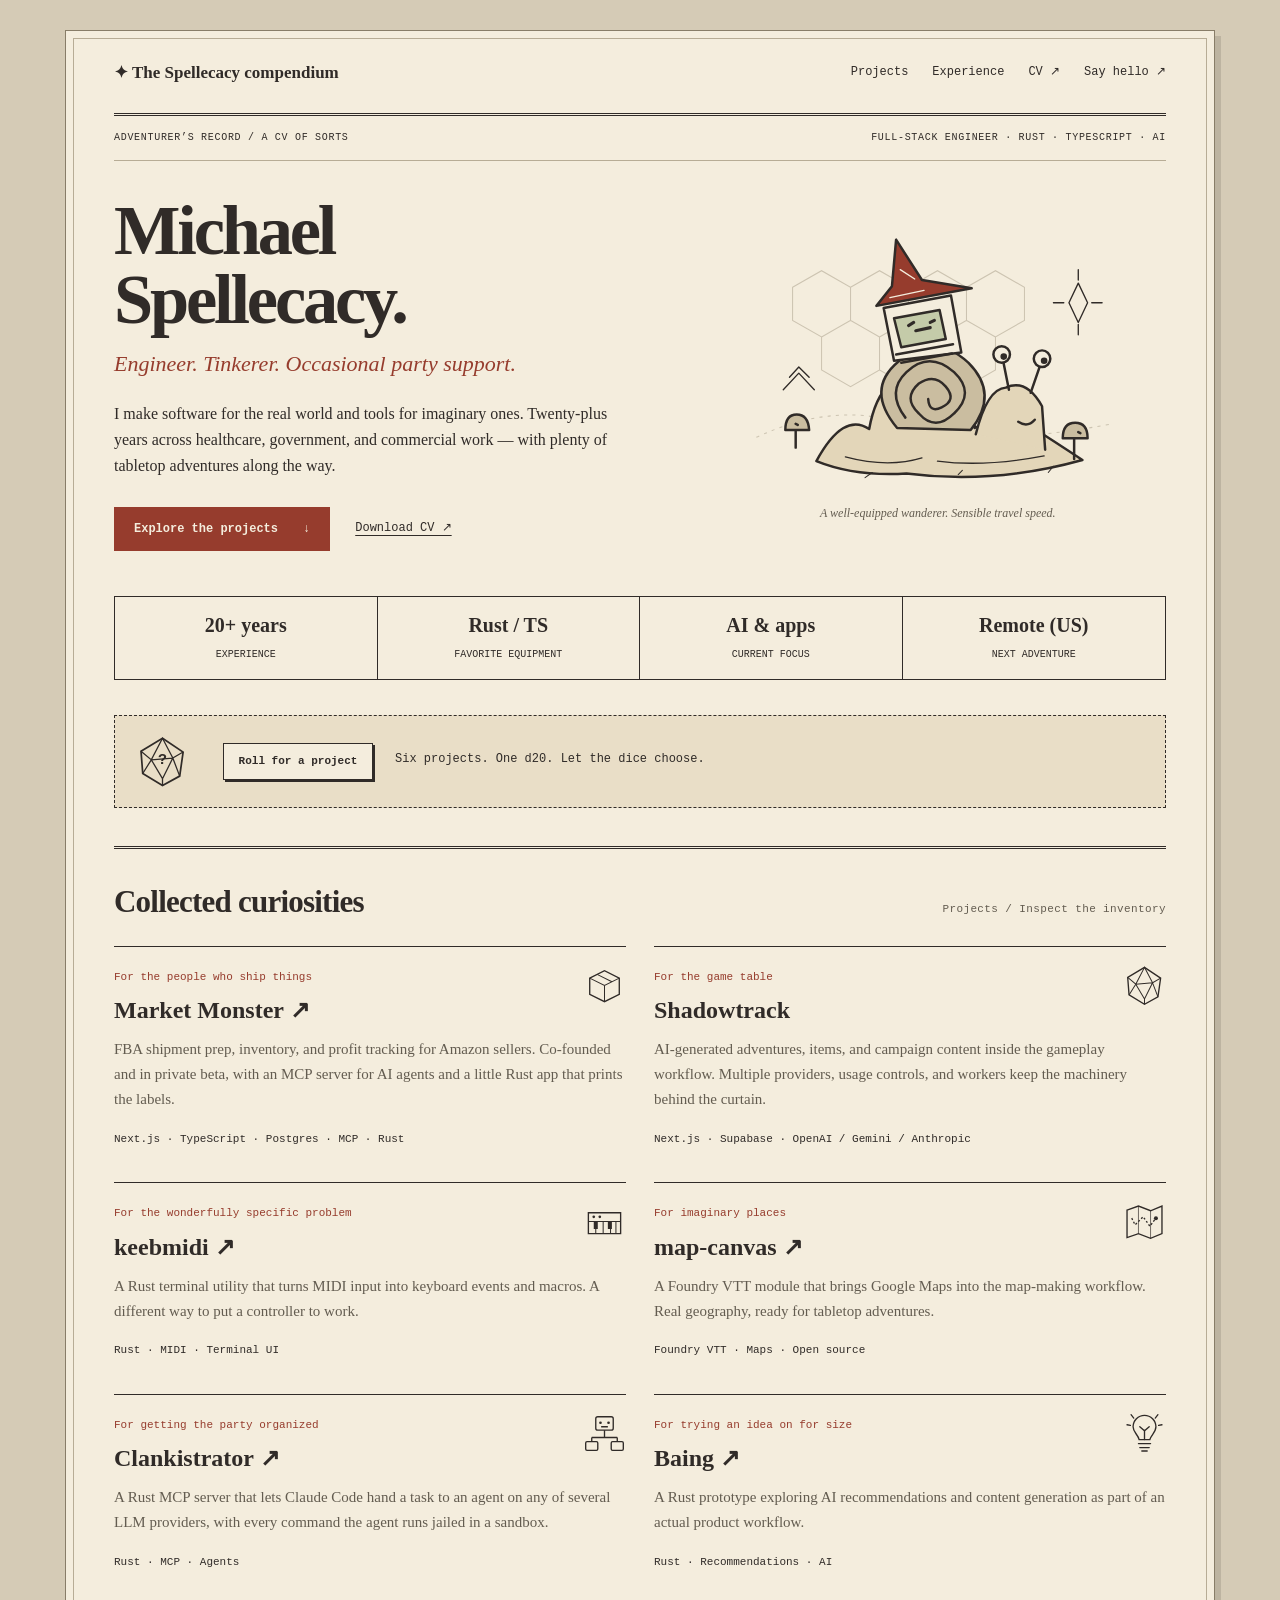
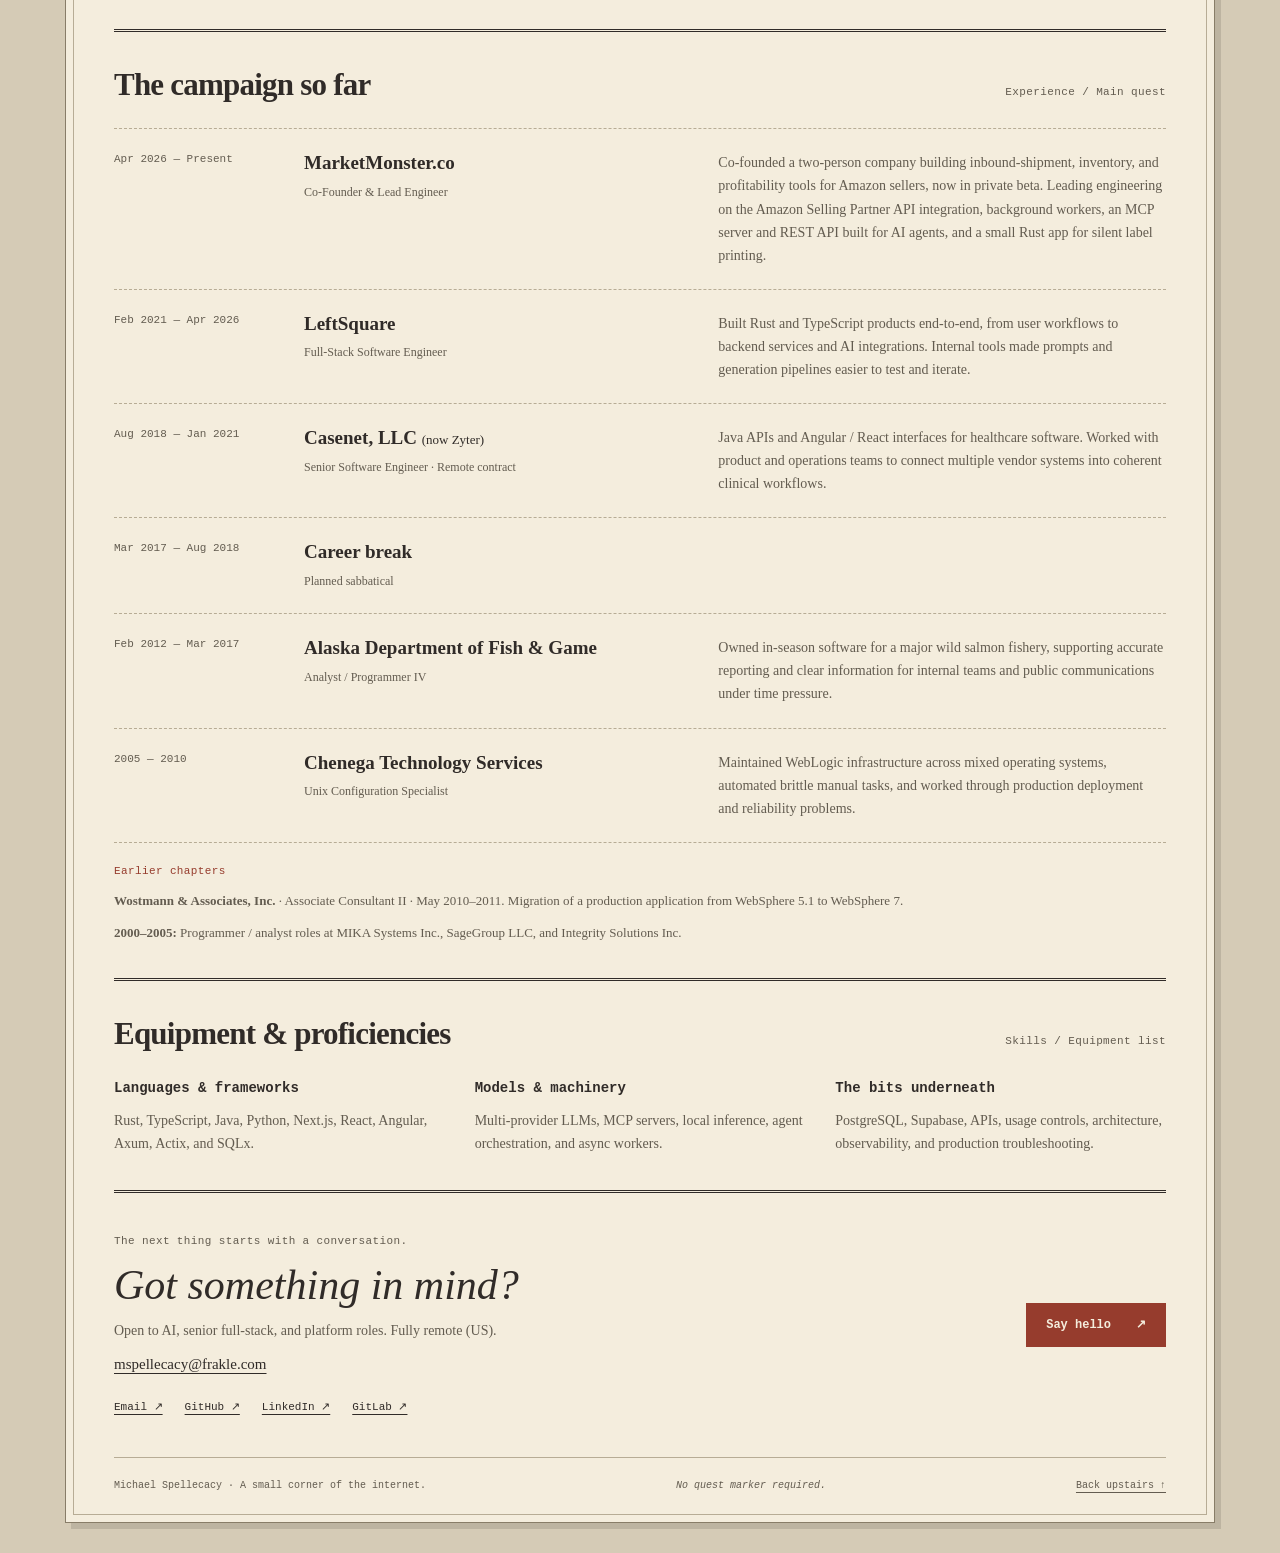
<file: index.html>
<!DOCTYPE html>
<html lang="en">
<head>
  <meta charset="utf-8">
  <meta name="viewport" content="width=device-width, initial-scale=1">
  <meta name="description" content="Michael Spellecacy — software engineer, tinkerer, and occasional party support. Practical AI, tabletop tools, Rust, TypeScript, and 20+ years of building things.">
  <meta name="author" content="Michael Spellecacy">
  <meta name="robots" content="index,follow">
  <meta name="theme-color" content="#f4eddd">
  <link rel="canonical" href="https://mspellecacy.github.io/">
  <meta property="og:type" content="website">
  <meta property="og:title" content="Michael Spellecacy | Engineer & Tinkerer">
  <meta property="og:description" content="Software for the real world. Tools for imaginary ones. Explore the work, the experience, and a few side quests.">
  <meta property="og:url" content="https://mspellecacy.github.io/">
  <meta property="og:image" content="https://mspellecacy.github.io/assets/img/profile.png">
  <meta property="og:image:alt" content="Michael Spellecacy">
  <meta name="twitter:card" content="summary">
  <meta name="twitter:title" content="Michael Spellecacy | Engineer & Tinkerer">
  <meta name="twitter:description" content="Software for the real world. Tools for imaginary ones. Rust, TypeScript, practical AI, and 20+ years of building things.">
  <meta name="twitter:image" content="https://mspellecacy.github.io/assets/img/profile.png">
  <title>Michael Spellecacy | Software Engineer & Tinkerer</title>
  <link rel="icon" href="assets/img/d20.svg" type="image/svg+xml">
  <link rel="alternate icon" href="assets/img/favicon.ico">
  <link rel="stylesheet" href="css/sidequest.css">
  <script src="js/sidequest.js" defer></script>
  <script type="application/ld+json">
{
    "@context": "https://schema.org",
    "@type": "Person",
    "name": "Michael Spellecacy",
    "jobTitle": "Co-Founder & Lead Engineer",
    "worksFor": {
        "@type": "Organization",
        "name": "MarketMonster.co",
        "url": "https://marketmonster.co"
    },
    "url": "https://mspellecacy.github.io/",
    "image": "https://mspellecacy.github.io/assets/img/profile.png",
    "sameAs": [
        "https://www.linkedin.com/in/michaelspellecacy/",
        "https://github.com/mspellecacy",
        "https://gitlab.com/mspellecacy",
        "https://www.youtube.com/@f1kle"
    ],
    "knowsAbout": [
        "AI Product Engineering",
        "LLM Integrations",
        "OpenAI API",
        "Anthropic Claude",
        "Google Gemini",
        "Rust",
        "TypeScript",
        "Next.js",
        "PostgreSQL",
        "Supabase",
        "Local Inference",
        "Model Context Protocol (MCP)",
        "Amazon Selling Partner API"
    ]
}
  </script>
</head>
<body class="sidequest">
<a class="skip" href="#main">Skip to content</a>
<div class="page">
<nav class="topnav" aria-label="Main navigation">
<a class="wordmark" href="#main">✦ The Spellecacy compendium</a>
<div class="nav-items">
<a href="#projects">Projects</a>
<a href="#experience">Experience</a>
<a href="resume.pdf">CV ↗</a>
<a class="nav-contact" href="#contact">Say hello ↗</a>
</div>
</nav>
<main id="main" tabindex="-1">
<div class="quest-kicker">
<span>Adventurer’s record / A CV of sorts</span>
<span>Full-stack engineer · Rust · TypeScript · AI</span>
</div>
<header class="quest-hero" id="about">
<div>
<h1>Michael<br> Spellecacy.</h1>
<p class="character-class">Engineer. Tinkerer. Occasional party support.</p>
<p class="intro">I make software for the real world and tools for imaginary ones. Twenty-plus years across healthcare, government, and commercial work — with plenty of tabletop adventures along the way.</p>
<div class="print-contact">
  <a href="mailto:mspellecacy@frakle.com">mspellecacy@frakle.com</a> ·
  <a href="https://github.com/mspellecacy">github.com/mspellecacy</a> ·
  <a href="https://www.linkedin.com/in/michaelspellecacy/">linkedin.com/in/michaelspellecacy</a>
</div>
<div class="actions">
<a class="button" href="#projects">Explore the projects <span aria-hidden="true">↓</span>
</a>
<a href="resume.pdf">Download CV ↗</a>
</div>
</div>
<figure class="quest-art"><img src="assets/img/wizard-snail.svg" width="370" height="280" alt="A snail adventurer carrying a little computer in a wizard hat.">
<figcaption>A well-equipped wanderer. Sensible travel speed.</figcaption>
</figure>
</header>
<div class="character-stats" aria-label="Engineering profile">
<div><strong>20+ years</strong>
<span>Experience</span>
</div>
<div><strong>Rust / TS</strong>
<span>Favorite equipment</span>
</div>
<div><strong>AI & apps</strong>
<span>Current focus</span>
</div>
<div><strong>Remote (US)</strong>
<span>Next adventure</span>
</div>
</div>
<div class="loot-box" id="project-roll" hidden>
<div class="die" aria-hidden="true">
<svg class="" viewBox="0 0 64 64" fill="none" xmlns="http://www.w3.org/2000/svg" aria-hidden="true" focusable="false">
<path d="m32 5 24 16-4 28-20 11L9 46 7 20Z" stroke="currentColor" stroke-width="2"/>
<path d="m32 5-13 25 13 22 12-24Zm-25 15 12 10-10 16m47-25-12 7 8 21M19 30l25-2M32 60V52" stroke="currentColor" stroke-width="1.5"/>
</svg>
<span id="die-value">?</span>
</div>
<button class="roll-button" type="button" data-roll aria-describedby="roll-help">Roll for a project</button>
<div class="loot-text">
<p id="roll-help">Six projects. One d20. Let the dice choose.</p>
<p id="roll-result" role="status" aria-live="polite" aria-atomic="true">
</p>
<a id="loot-link" href="#projects" hidden>Inspect the project ↓</a>
</div>
</div>
<span id="ai-highlights" class="legacy-anchor" aria-hidden="true">
</span>
<section class="section" id="projects" aria-labelledby="projects-heading">
<div class="section-title">
<h2 id="projects-heading">Collected curiosities</h2>
<span class="micro">Projects / Inspect the inventory</span>
</div>
<div class="project-grid">
<article class="project-card" id="project-marketmonster">
<div class="project-icon">
<svg class="" viewBox="0 0 64 64" fill="none" xmlns="http://www.w3.org/2000/svg" aria-hidden="true" focusable="false">
<path d="M10 21 32 10l22 11v24L32 56 10 45Z" stroke="currentColor" stroke-width="2"/>
<path d="m10 21 22 11 22-11M32 32v24M21 15.5l22 11" stroke="currentColor" stroke-width="1.5"/>
</svg>
</div>
<span class="project-kind">For the people who ship things</span>
<h3>
<a href="https://marketmonster.co">Market Monster ↗</a>
</h3>
<p>FBA shipment prep, inventory, and profit tracking for Amazon sellers. Co-founded and in private beta, with an MCP server for AI agents and a little Rust app that prints the labels.</p>
<div class="project-tools">Next.js · TypeScript · Postgres · MCP · Rust</div>
</article>
<article class="project-card" id="project-shadowtrack">
<div class="project-icon">
<svg class="" viewBox="0 0 64 64" fill="none" xmlns="http://www.w3.org/2000/svg" aria-hidden="true" focusable="false">
<path d="m32 5 24 16-4 28-20 11L9 46 7 20Z" stroke="currentColor" stroke-width="2"/>
<path d="m32 5-13 25 13 22 12-24Zm-25 15 12 10-10 16m47-25-12 7 8 21M19 30l25-2M32 60V52" stroke="currentColor" stroke-width="1.5"/>
</svg>
</div>
<span class="project-kind">For the game table</span>
<h3>
Shadowtrack
</h3>
<p>AI-generated adventures, items, and campaign content inside the gameplay workflow. Multiple providers, usage controls, and workers keep the machinery behind the curtain.</p>
<div class="project-tools">Next.js · Supabase · OpenAI / Gemini / Anthropic</div>
</article>
<article class="project-card" id="project-keebmidi">
<div class="project-icon">
<svg class="" viewBox="0 0 64 64" fill="none" xmlns="http://www.w3.org/2000/svg" aria-hidden="true" focusable="false">
<path d="M8 19h48v31H8Z" stroke="currentColor" stroke-width="2"/>
<path d="M8 32h48M19 32v18m11-18v18m11-18v18m8-18v18" stroke="currentColor" stroke-width="1.5"/>
<path d="M16 32v11h6V32m15 0v11h6V32" fill="currentColor"/>
<circle cx="16" cy="25" r="2" fill="currentColor"/>
<circle cx="25" cy="25" r="2" fill="currentColor"/>
</svg>
</div>
<span class="project-kind">For the wonderfully specific problem</span>
<h3>
<a href="https://github.com/mspellecacy/keebmidi">keebmidi ↗</a>
</h3>
<p>A Rust terminal utility that turns MIDI input into keyboard events and macros. A different way to put a controller to work.</p>
<div class="project-tools">Rust · MIDI · Terminal UI</div>
</article>
<article class="project-card" id="project-map-canvas">
<div class="project-icon">
<svg class="" viewBox="0 0 64 64" fill="none" xmlns="http://www.w3.org/2000/svg" aria-hidden="true" focusable="false">
<path d="m6 15 17-6 18 7 17-7v41l-17 7-18-7-17 6Z" stroke="currentColor" stroke-width="2"/>
<path d="M23 9v41m18-34v41" stroke="currentColor"/>
<path d="m13 27 5 10 12-12 10 14 9-12" stroke="currentColor" stroke-width="2" stroke-dasharray="3 3"/>
<circle cx="49" cy="27" r="3" fill="currentColor"/>
</svg>
</div>
<span class="project-kind">For imaginary places</span>
<h3>
<a href="https://github.com/mspellecacy/map-canvas">map-canvas ↗</a>
</h3>
<p>A Foundry VTT module that brings Google Maps into the map-making workflow. Real geography, ready for tabletop adventures.</p>
<div class="project-tools">Foundry VTT · Maps · Open source</div>
</article>
<article class="project-card" id="project-clankistrator">
<div class="project-icon">
<svg class="" viewBox="0 0 64 64" fill="none" xmlns="http://www.w3.org/2000/svg" aria-hidden="true" focusable="false">
<rect x="19" y="7" width="26" height="20" rx="3" stroke="currentColor" stroke-width="2"/>
<circle cx="26" cy="16" r="2" fill="currentColor"/>
<circle cx="38" cy="16" r="2" fill="currentColor"/>
<path d="M27 22h10m-5 5v10M13 38h38M13 38v6m38-6v6" stroke="currentColor" stroke-width="2"/>
<rect x="4" y="44" width="18" height="13" rx="2" stroke="currentColor" stroke-width="2"/>
<rect x="42" y="44" width="18" height="13" rx="2" stroke="currentColor" stroke-width="2"/>
</svg>
</div>
<span class="project-kind">For getting the party organized</span>
<h3>
<a href="https://github.com/mspellecacy/clankistrator">Clankistrator ↗</a>
</h3>
<p>A Rust MCP server that lets Claude Code hand a task to an agent on any of several LLM providers, with every command the agent runs jailed in a sandbox.</p>
<div class="project-tools">Rust · MCP · Agents</div>
</article>
<article class="project-card" id="project-baing">
<div class="project-icon">
<svg class="" viewBox="0 0 64 64" fill="none" xmlns="http://www.w3.org/2000/svg" aria-hidden="true" focusable="false">
<path d="M24 41c-2-8-9-11-9-19a17 17 0 0 1 34 0c0 8-7 12-9 19Z" stroke="currentColor" stroke-width="2"/>
<path d="M23 47h18m-16 6h14m-11 5h8M32 41V27m-7-5 7 6 7-6M6 19l5 1m42 0 5-1M12 4l4 5m32 0 4-5" stroke="currentColor" stroke-width="2" stroke-linecap="round"/>
</svg>
</div>
<span class="project-kind">For trying an idea on for size</span>
<h3>
<a href="https://github.com/mspellecacy/baing">Baing ↗</a>
</h3>
<p>A Rust prototype exploring AI recommendations and content generation as part of an actual product workflow.</p>
<div class="project-tools">Rust · Recommendations · AI</div>
</article>
</div>
</section>
<section class="section" id="experience" aria-labelledby="experience-heading">
<div class="section-title">
<h2 id="experience-heading">The campaign so far</h2>
<span class="micro">Experience / Main quest</span>
</div>
<article class="career-item">
<p class="career-date">Apr 2026 — Present</p>
<div>
<h3>MarketMonster.co</h3>
<p class="career-role">Co-Founder &amp; Lead Engineer</p>
</div>
<p>Co-founded a two-person company building inbound-shipment, inventory, and profitability tools for Amazon sellers, now in private beta. Leading engineering on the Amazon Selling Partner API integration, background workers, an MCP server and REST API built for AI agents, and a small Rust app for silent label printing.</p>
</article>
<article class="career-item">
<p class="career-date">Feb 2021 — Apr 2026</p>
<div>
<h3>LeftSquare</h3>
<p class="career-role">Full-Stack Software Engineer</p>
</div>
<p>Built Rust and TypeScript products end-to-end, from user workflows to backend services and AI integrations. Internal tools made prompts and generation pipelines easier to test and iterate.</p>
</article>
<article class="career-item">
<p class="career-date">Aug 2018 — Jan 2021</p>
<div>
<h3>Casenet, LLC <span class="company-note">(now Zyter)</span>
</h3>
<p class="career-role">Senior Software Engineer · Remote contract</p>
</div>
<p>Java APIs and Angular / React interfaces for healthcare software. Worked with product and operations teams to connect multiple vendor systems into coherent clinical workflows.</p>
</article>
<article class="career-item">
<p class="career-date">Mar 2017 — Aug 2018</p>
<div>
<h3>Career break</h3>
<p class="career-role">Planned sabbatical</p>
</div>
</article>
<article class="career-item">
<p class="career-date">Feb 2012 — Mar 2017</p>
<div>
<h3>Alaska Department of Fish & Game</h3>
<p class="career-role">Analyst / Programmer IV</p>
</div>
<p>Owned in-season software for a major wild salmon fishery, supporting accurate reporting and clear information for internal teams and public communications under time pressure.</p>
</article>
<article class="career-item">
<p class="career-date">2005 — 2010</p>
<div>
<h3>Chenega Technology Services</h3>
<p class="career-role">Unix Configuration Specialist</p>
</div>
<p>Maintained WebLogic infrastructure across mixed operating systems, automated brittle manual tasks, and worked through production deployment and reliability problems.</p>
</article>
<div class="earlier-chapters">
<p class="micro">Earlier chapters</p>
<p><strong>Wostmann & Associates, Inc.</strong> · Associate Consultant II · May 2010–2011. Migration of a production application from WebSphere 5.1 to WebSphere 7.</p>
<p><strong>2000–2005:</strong> Programmer / analyst roles at MIKA Systems Inc., SageGroup LLC, and Integrity Solutions Inc.</p>
</div>
</section>
<section class="section" id="skills" aria-labelledby="skills-heading">
<div class="section-title">
<h2 id="skills-heading">Equipment & proficiencies</h2>
<span class="micro">Skills / Equipment list</span>
</div>
<div class="toolbox">
<div>
<h3>Languages & frameworks</h3>
<p>Rust, TypeScript, Java, Python, Next.js, React, Angular, Axum, Actix, and SQLx.</p>
</div>
<div>
<h3>Models & machinery</h3>
<p>Multi-provider LLMs, MCP servers, local inference, agent orchestration, and async workers.</p>
</div>
<div>
<h3>The bits underneath</h3>
<p>PostgreSQL, Supabase, APIs, usage controls, architecture, observability, and production troubleshooting.</p>
</div>
</div>
</section>
<section class="contact" id="contact" aria-labelledby="contact-heading">
<div>
<p class="micro">The next thing starts with a conversation.</p>
<h2 id="contact-heading">Got something in mind?</h2>
<p>Open to AI, senior full-stack, and platform roles. Fully remote (US).</p>
<a class="contact-email" href="mailto:mspellecacy@frakle.com">mspellecacy@frakle.com</a>
<div class="socials">
<a href="mailto:mspellecacy@frakle.com">Email ↗</a>
<a href="https://github.com/mspellecacy">GitHub ↗</a>
<a href="https://www.linkedin.com/in/michaelspellecacy/">LinkedIn ↗</a>
<a href="https://gitlab.com/mspellecacy">GitLab ↗</a>
</div>
</div>
<a class="button" href="mailto:mspellecacy@frakle.com">Say hello <span aria-hidden="true">↗</span>
</a>
</section>
</main>
<footer class="footer">
<span>Michael Spellecacy · A small corner of the internet.</span>
<span class="footer-note">No quest marker required.</span>
<a href="#main">Back upstairs ↑</a>
</footer>
</div>
</body>
</html>
</file>
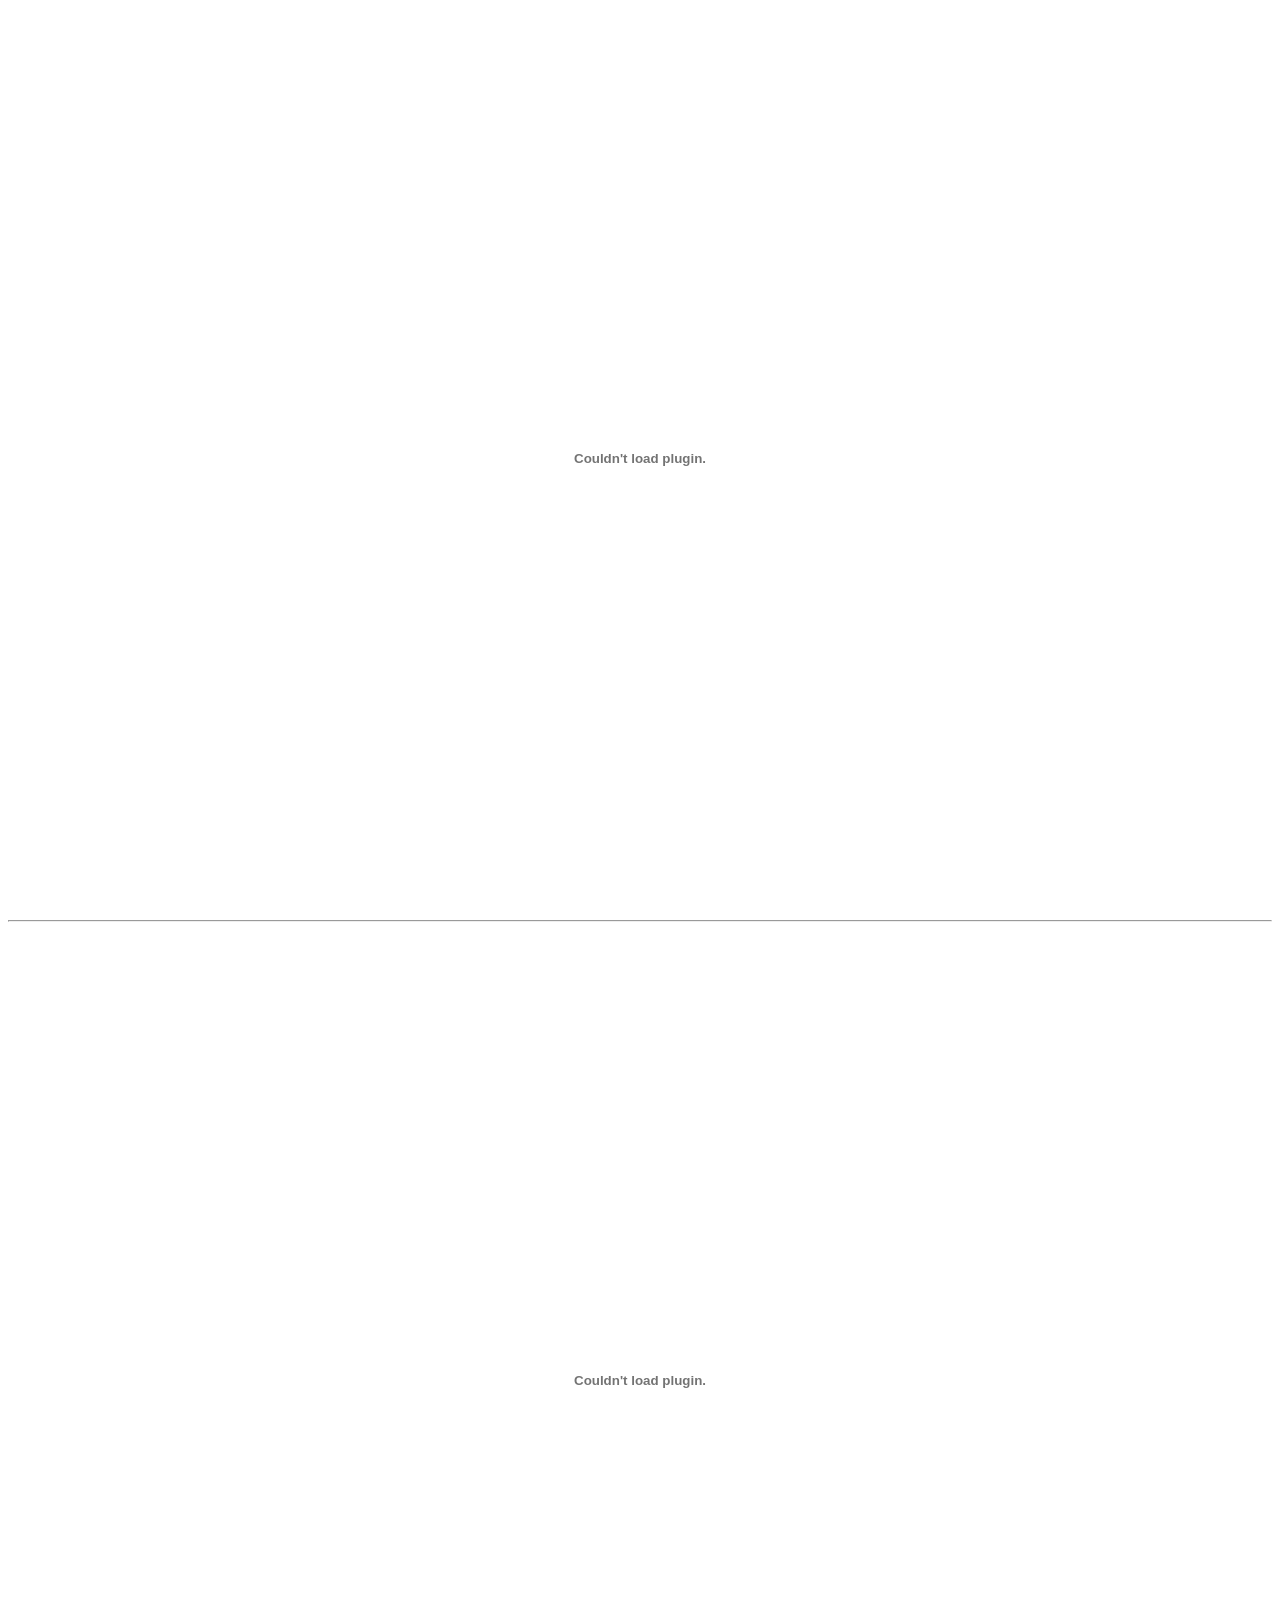
<file: index_plain.html>
<!DOCTYPE html>
<html lang="en">
<head>
    <meta charset="UTF-8">
    <title>Michael Spellecacy | Frakle.com</title>
</head>
<body>
    <object data="./cover_letter.pdf" type="application/pdf" style="min-height:100vh;width:100%"></object>
    <hr />
    <object data="./resume.pdf" type="application/pdf" style="min-height:100vh;width:100%"></object>
</body>
</html>
</file>
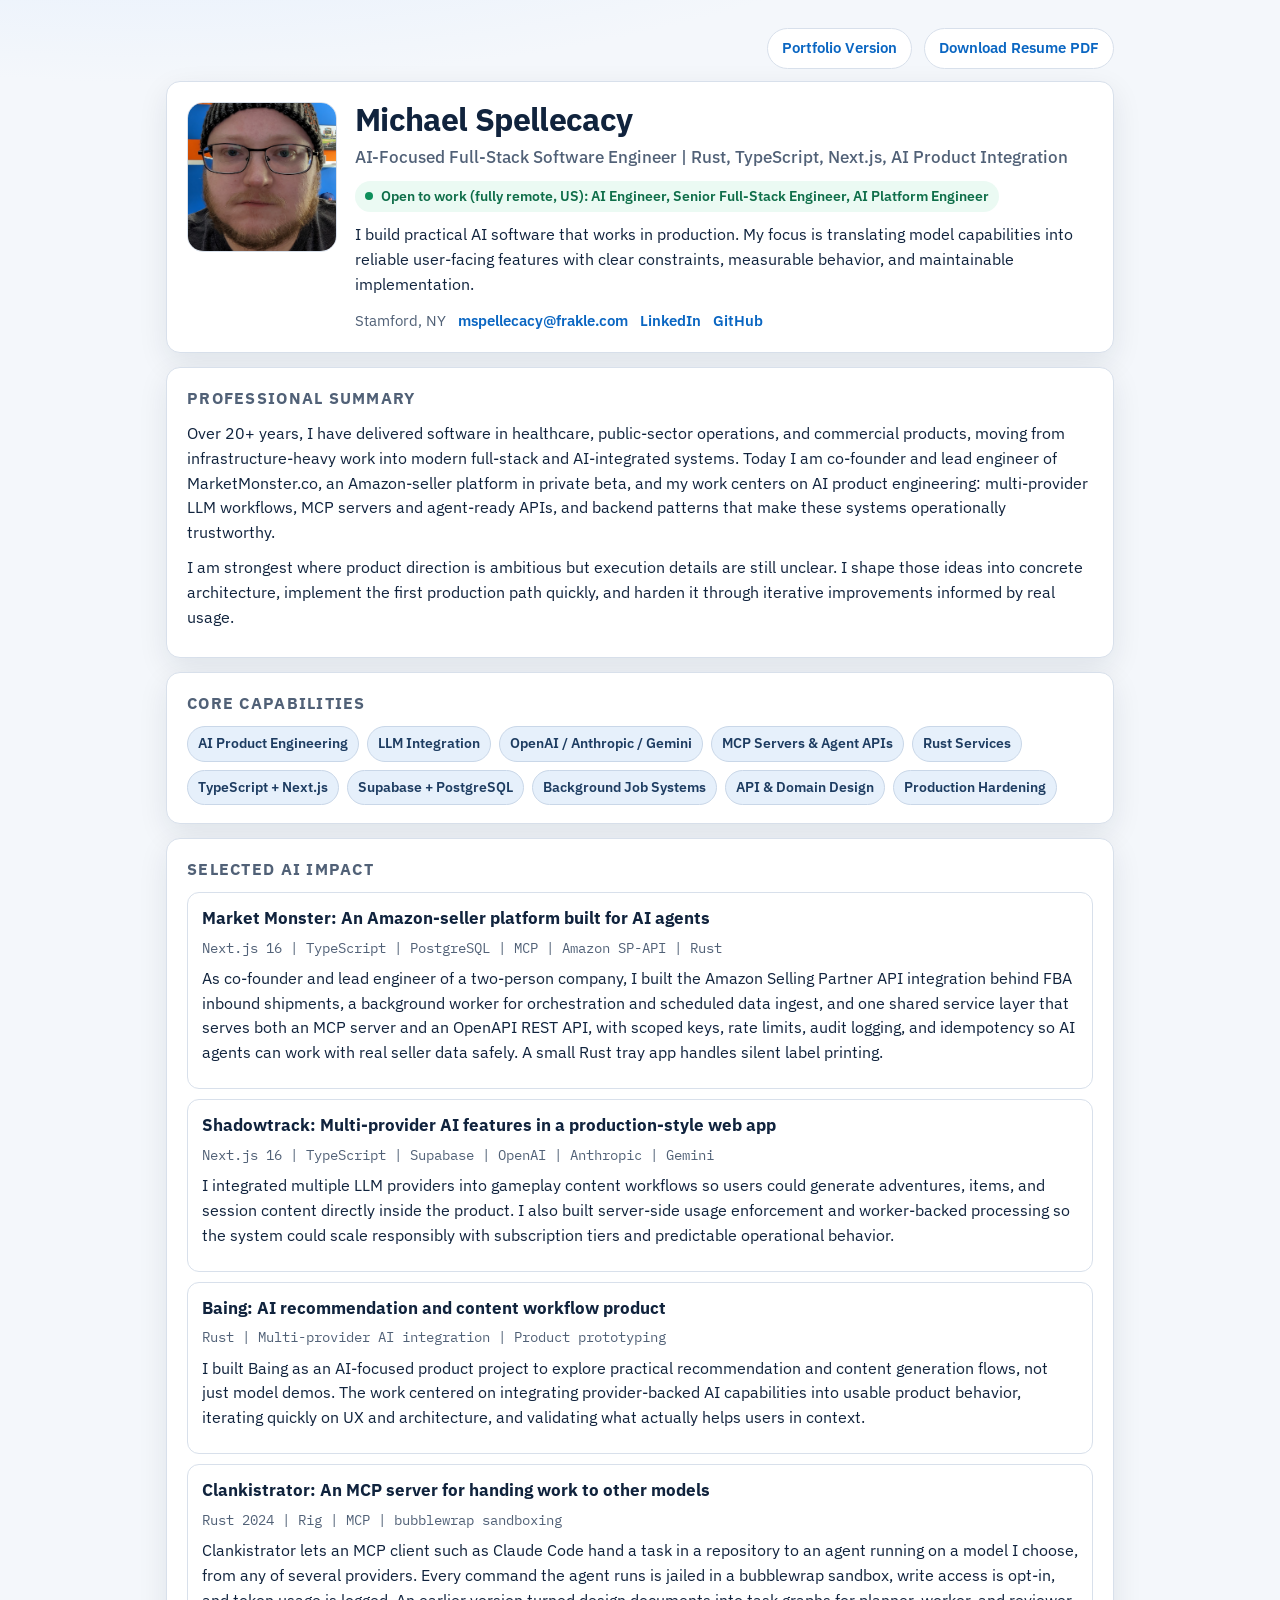
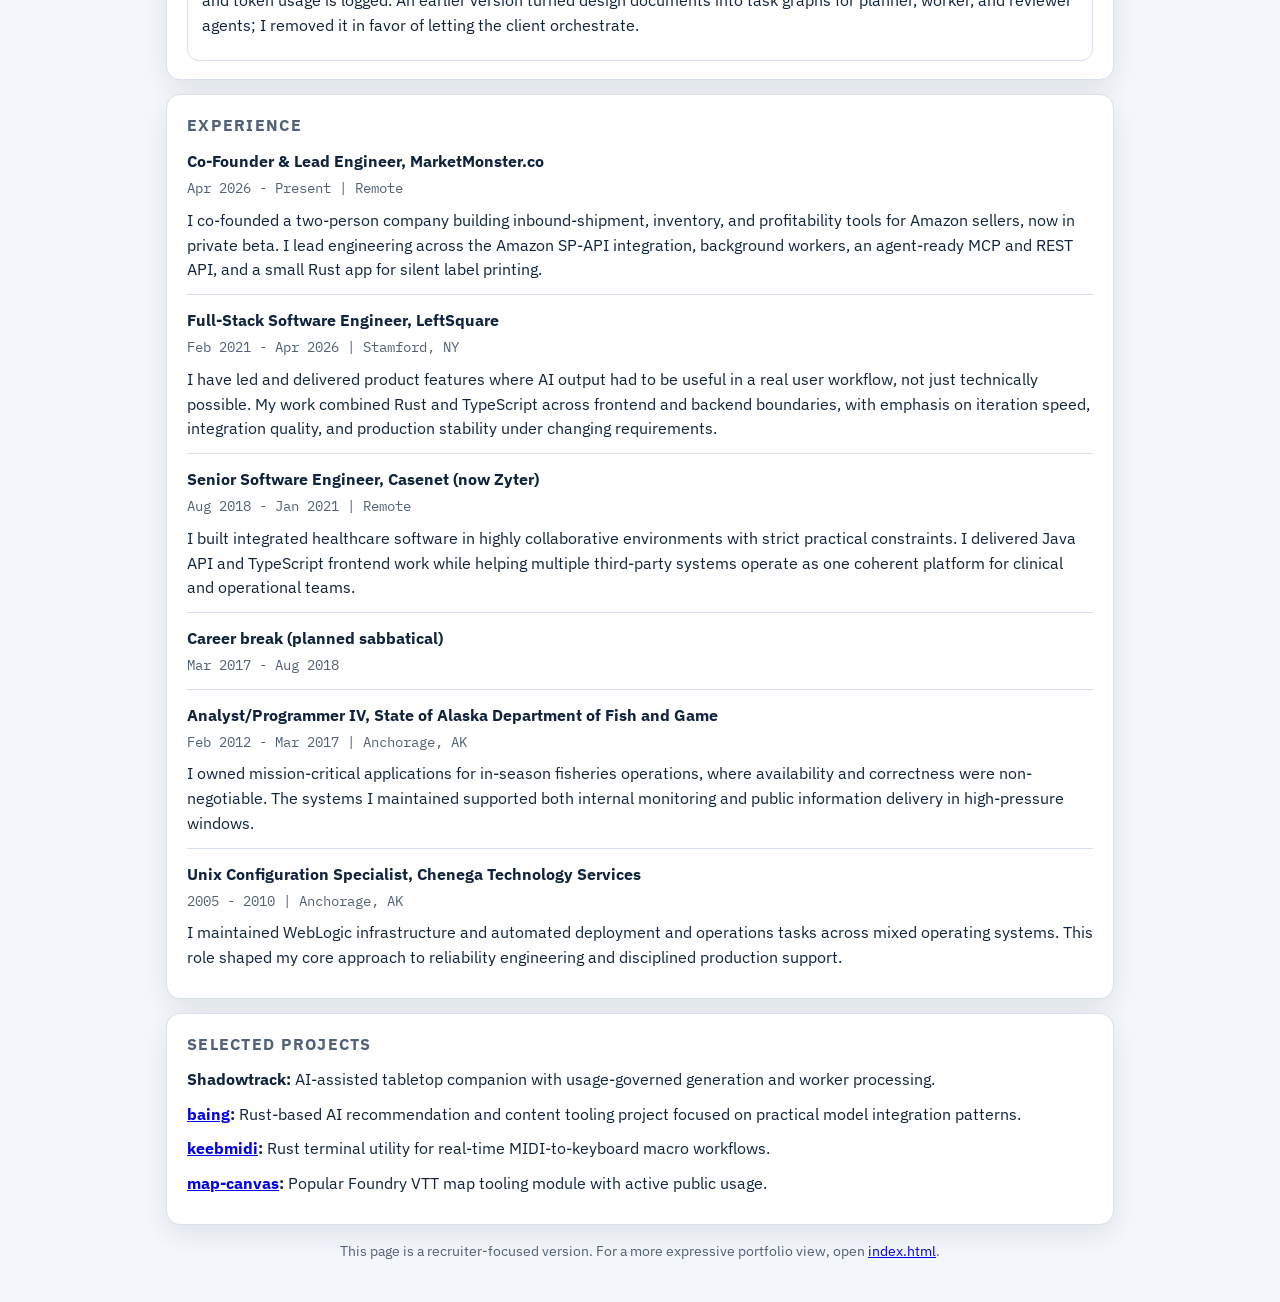
<file: linked_in.html>
<!DOCTYPE html>
<html lang="en">
<head>
    <meta charset="utf-8"/>
    <meta name="viewport" content="width=device-width, initial-scale=1"/>
    <meta name="description" content="LinkedIn-oriented resume profile for Michael Spellecacy, AI-focused full-stack software engineer."/>
    <meta name="robots" content="index,follow"/>
    <title>Michael Spellecacy | AI-Focused Software Engineer</title>
    <link rel="preconnect" href="https://fonts.googleapis.com">
    <link rel="preconnect" href="https://fonts.gstatic.com" crossorigin>
    <link href="https://fonts.googleapis.com/css2?family=IBM+Plex+Mono:wght@400;500&family=IBM+Plex+Sans:wght@400;500;600;700&display=swap" rel="stylesheet">
    <style>
        :root {
            --bg: #f4f7fb;
            --panel: #ffffff;
            --ink: #10233d;
            --muted: #516177;
            --line: #d8e0eb;
            --accent: #0a66c2;
            --accent-soft: #e6f0fb;
            --good: #0e8f5b;
            --radius: 14px;
            --shadow: 0 10px 30px rgba(13, 28, 51, 0.09);
        }

        * { box-sizing: border-box; }

        body {
            margin: 0;
            color: var(--ink);
            font-family: "IBM Plex Sans", "Avenir Next", "Segoe UI", sans-serif;
            background:
                radial-gradient(1300px 450px at 12% -8%, #dbeafe 0%, transparent 70%),
                radial-gradient(800px 320px at 90% -10%, #e2e8f0 0%, transparent 72%),
                var(--bg);
            line-height: 1.55;
        }

        .page {
            max-width: 980px;
            margin: 28px auto 40px;
            padding: 0 16px;
        }

        .topbar {
            display: flex;
            gap: 12px;
            flex-wrap: wrap;
            justify-content: flex-end;
            margin-bottom: 12px;
        }

        .topbar a {
            color: var(--accent);
            text-decoration: none;
            border: 1px solid var(--line);
            background: #fff;
            border-radius: 999px;
            padding: 8px 14px;
            font-weight: 600;
            font-size: 0.92rem;
        }

        .hero {
            display: grid;
            grid-template-columns: 150px 1fr;
            gap: 18px;
            background: var(--panel);
            border: 1px solid var(--line);
            border-radius: var(--radius);
            box-shadow: var(--shadow);
            padding: 20px;
        }

        .avatar {
            width: 150px;
            height: 150px;
            border-radius: 16px;
            object-fit: cover;
            border: 1px solid var(--line);
        }

        h1 {
            margin: 0;
            font-size: 2rem;
            line-height: 1.1;
            letter-spacing: -0.02em;
        }

        .headline {
            margin: 7px 0 10px;
            font-size: 1.07rem;
            color: var(--muted);
            font-weight: 500;
        }

        .status {
            display: inline-flex;
            align-items: center;
            gap: 8px;
            padding: 5px 10px;
            border-radius: 999px;
            background: #ebfaf3;
            color: #0e6e49;
            font-size: 0.88rem;
            font-weight: 600;
            margin-bottom: 10px;
        }

        .status::before {
            content: "";
            width: 8px;
            height: 8px;
            border-radius: 50%;
            background: var(--good);
        }

        .contact {
            display: flex;
            flex-wrap: wrap;
            gap: 12px;
            margin-top: 12px;
            color: var(--muted);
            font-size: 0.95rem;
        }

        .contact a {
            color: var(--accent);
            text-decoration: none;
            font-weight: 600;
        }

        section {
            background: var(--panel);
            border: 1px solid var(--line);
            border-radius: var(--radius);
            box-shadow: var(--shadow);
            margin-top: 14px;
            padding: 18px 20px;
        }

        h2 {
            margin: 0 0 10px;
            font-size: 1rem;
            text-transform: uppercase;
            letter-spacing: 0.08em;
            color: var(--muted);
        }

        p { margin: 0 0 10px; }

        .chips {
            display: flex;
            flex-wrap: wrap;
            gap: 8px;
        }

        .chip {
            border: 1px solid #c9d7e8;
            color: #1d3c61;
            background: var(--accent-soft);
            border-radius: 999px;
            font-size: 0.86rem;
            font-weight: 600;
            padding: 6px 10px;
        }

        .story {
            border: 1px solid var(--line);
            border-radius: 12px;
            padding: 13px 14px;
            margin-top: 10px;
            background: #fff;
        }

        .story h3 {
            margin: 0 0 5px;
            font-size: 1.04rem;
        }

        .story .meta {
            margin: 0 0 7px;
            color: var(--muted);
            font-size: 0.9rem;
            font-family: "IBM Plex Mono", "Consolas", monospace;
        }

        .experience {
            border-top: 1px solid var(--line);
            padding-top: 12px;
            margin-top: 12px;
        }

        .experience:first-of-type {
            border-top: 0;
            margin-top: 0;
            padding-top: 0;
        }

        .experience h3 {
            margin: 0 0 4px;
            font-size: 1.02rem;
        }

        .experience .meta {
            margin: 0 0 8px;
            color: var(--muted);
            font-size: 0.9rem;
            font-family: "IBM Plex Mono", "Consolas", monospace;
        }

        .foot {
            margin-top: 16px;
            color: var(--muted);
            text-align: center;
            font-size: 0.87rem;
        }

        @media (max-width: 760px) {
            .hero {
                grid-template-columns: 1fr;
            }

            .avatar {
                width: 110px;
                height: 110px;
            }

            h1 { font-size: 1.65rem; }
        }
    </style>
</head>
<body>
    <main class="page">
        <div class="topbar">
            <a href="index.html">Portfolio Version</a>
            <a href="resume.pdf">Download Resume PDF</a>
        </div>

        <header class="hero" id="top">
            <img class="avatar" src="assets/img/profile.png" alt="Michael Spellecacy profile photo"/>
            <div>
                <h1>Michael Spellecacy</h1>
                <p class="headline">AI-Focused Full-Stack Software Engineer | Rust, TypeScript, Next.js, AI Product Integration</p>
                <div class="status">Open to work (fully remote, US): AI Engineer, Senior Full-Stack Engineer, AI Platform Engineer</div>
                <p>I build practical AI software that works in production. My focus is translating model capabilities into reliable user-facing features with clear constraints, measurable behavior, and maintainable implementation.</p>
                <div class="contact">
                    <span>Stamford, NY</span>
                    <a href="mailto:mspellecacy@frakle.com">mspellecacy@frakle.com</a>
                    <a href="https://www.linkedin.com/in/michaelspellecacy/">LinkedIn</a>
                    <a href="https://github.com/mspellecacy">GitHub</a>
                </div>
            </div>
        </header>

        <section>
            <h2>Professional Summary</h2>
            <p>Over 20+ years, I have delivered software in healthcare, public-sector operations, and commercial products, moving from infrastructure-heavy work into modern full-stack and AI-integrated systems. Today I am co-founder and lead engineer of MarketMonster.co, an Amazon-seller platform in private beta, and my work centers on AI product engineering: multi-provider LLM workflows, MCP servers and agent-ready APIs, and backend patterns that make these systems operationally trustworthy.</p>
            <p>I am strongest where product direction is ambitious but execution details are still unclear. I shape those ideas into concrete architecture, implement the first production path quickly, and harden it through iterative improvements informed by real usage.</p>
        </section>

        <section>
            <h2>Core Capabilities</h2>
            <div class="chips">
                <span class="chip">AI Product Engineering</span>
                <span class="chip">LLM Integration</span>
                <span class="chip">OpenAI / Anthropic / Gemini</span>
                <span class="chip">MCP Servers &amp; Agent APIs</span>
                <span class="chip">Rust Services</span>
                <span class="chip">TypeScript + Next.js</span>
                <span class="chip">Supabase + PostgreSQL</span>
                <span class="chip">Background Job Systems</span>
                <span class="chip">API & Domain Design</span>
                <span class="chip">Production Hardening</span>
            </div>
        </section>

        <section>
            <h2>Selected AI Impact</h2>

            <article class="story">
                <h3>Market Monster: An Amazon-seller platform built for AI agents</h3>
                <p class="meta">Next.js 16 | TypeScript | PostgreSQL | MCP | Amazon SP-API | Rust</p>
                <p>As co-founder and lead engineer of a two-person company, I built the Amazon Selling Partner API integration behind FBA inbound shipments, a background worker for orchestration and scheduled data ingest, and one shared service layer that serves both an MCP server and an OpenAPI REST API, with scoped keys, rate limits, audit logging, and idempotency so AI agents can work with real seller data safely. A small Rust tray app handles silent label printing.</p>
            </article>

            <article class="story">
                <h3>Shadowtrack: Multi-provider AI features in a production-style web app</h3>
                <p class="meta">Next.js 16 | TypeScript | Supabase | OpenAI | Anthropic | Gemini</p>
                <p>I integrated multiple LLM providers into gameplay content workflows so users could generate adventures, items, and session content directly inside the product. I also built server-side usage enforcement and worker-backed processing so the system could scale responsibly with subscription tiers and predictable operational behavior.</p>
            </article>

            <article class="story">
                <h3>Baing: AI recommendation and content workflow product</h3>
                <p class="meta">Rust | Multi-provider AI integration | Product prototyping</p>
                <p>I built Baing as an AI-focused product project to explore practical recommendation and content generation flows, not just model demos. The work centered on integrating provider-backed AI capabilities into usable product behavior, iterating quickly on UX and architecture, and validating what actually helps users in context.</p>
            </article>

            <article class="story">
                <h3>Clankistrator: An MCP server for handing work to other models</h3>
                <p class="meta">Rust 2024 | Rig | MCP | bubblewrap sandboxing</p>
                <p>Clankistrator lets an MCP client such as Claude Code hand a task in a repository to an agent running on a model I choose, from any of several providers. Every command the agent runs is jailed in a bubblewrap sandbox, write access is opt-in, and token usage is logged. An earlier version turned design documents into task graphs for planner, worker, and reviewer agents; I removed it in favor of letting the client orchestrate.</p>
            </article>
        </section>

        <section>
            <h2>Experience</h2>

            <div class="experience">
                <h3>Co-Founder &amp; Lead Engineer, MarketMonster.co</h3>
                <p class="meta">Apr 2026 - Present | Remote</p>
                <p>I co-founded a two-person company building inbound-shipment, inventory, and profitability tools for Amazon sellers, now in private beta. I lead engineering across the Amazon SP-API integration, background workers, an agent-ready MCP and REST API, and a small Rust app for silent label printing.</p>
            </div>

            <div class="experience">
                <h3>Full-Stack Software Engineer, LeftSquare</h3>
                <p class="meta">Feb 2021 - Apr 2026 | Stamford, NY</p>
                <p>I have led and delivered product features where AI output had to be useful in a real user workflow, not just technically possible. My work combined Rust and TypeScript across frontend and backend boundaries, with emphasis on iteration speed, integration quality, and production stability under changing requirements.</p>
            </div>

            <div class="experience">
                <h3>Senior Software Engineer, Casenet (now Zyter)</h3>
                <p class="meta">Aug 2018 - Jan 2021 | Remote</p>
                <p>I built integrated healthcare software in highly collaborative environments with strict practical constraints. I delivered Java API and TypeScript frontend work while helping multiple third-party systems operate as one coherent platform for clinical and operational teams.</p>
            </div>

            <div class="experience">
                <h3>Career break (planned sabbatical)</h3>
                <p class="meta">Mar 2017 - Aug 2018</p>
            </div>

            <div class="experience">
                <h3>Analyst/Programmer IV, State of Alaska Department of Fish and Game</h3>
                <p class="meta">Feb 2012 - Mar 2017 | Anchorage, AK</p>
                <p>I owned mission-critical applications for in-season fisheries operations, where availability and correctness were non-negotiable. The systems I maintained supported both internal monitoring and public information delivery in high-pressure windows.</p>
            </div>

            <div class="experience">
                <h3>Unix Configuration Specialist, Chenega Technology Services</h3>
                <p class="meta">2005 - 2010 | Anchorage, AK</p>
                <p>I maintained WebLogic infrastructure and automated deployment and operations tasks across mixed operating systems. This role shaped my core approach to reliability engineering and disciplined production support.</p>
            </div>
        </section>

        <section>
            <h2>Selected Projects</h2>
            <p><strong>Shadowtrack:</strong> AI-assisted tabletop companion with usage-governed generation and worker processing.</p>
            <p><strong><a href="https://github.com/mspellecacy/baing">baing</a>:</strong> Rust-based AI recommendation and content tooling project focused on practical model integration patterns.</p>
            <p><strong><a href="https://github.com/mspellecacy/keebmidi">keebmidi</a>:</strong> Rust terminal utility for real-time MIDI-to-keyboard macro workflows.</p>
            <p><strong><a href="https://github.com/mspellecacy/map-canvas">map-canvas</a>:</strong> Popular Foundry VTT map tooling module with active public usage.</p>
        </section>

        <p class="foot">This page is a recruiter-focused version. For a more expressive portfolio view, open <a href="index.html">index.html</a>.</p>
    </main>
</body>
</html>
</file>
<file: css/sidequest.css>
:root {
  --paper: #f4eddd;
  --ink: #302b28;
  --muted: #635c50;
  --accent: #963c2d;
  --line: #b7ac95;
  --mono: 'Courier New', Courier, monospace;
  --serif: Georgia, 'Times New Roman', serif;
}

* { box-sizing: border-box; }
html { scroll-behavior: smooth; scroll-padding-top: 24px; }
body { margin: 0; background: #d5cbb6; color: var(--ink); font: 16px/1.65 var(--serif); }
h1, h2, h3, p, figure { margin: 0; }
h1, h2, h3 { line-height: 1.12; }
a { color: inherit; text-underline-offset: 4px; }
a:hover { color: var(--accent); }
button { color: inherit; font: inherit; cursor: pointer; }
a, button { -webkit-tap-highlight-color: transparent; }
button:focus-visible, a:focus-visible { outline: 3px dashed var(--accent); outline-offset: 5px; }
main:focus { outline: none; }
[hidden] { display: none !important; }
::selection { background: #dec59c; color: var(--ink); }
svg, img { display: block; max-width: 100%; }

.skip { position: fixed; top: -80px; left: 20px; z-index: 20; padding: 12px; background: var(--paper); }
.skip:focus { top: 12px; }
.page {
  max-width: 1150px;
  margin: 30px auto;
  padding: 0 48px;
  background: var(--paper);
  border: 1px solid #887d68;
  outline: 1px solid var(--line);
  outline-offset: -9px;
  box-shadow: 6px 6px 0 #302b2825;
}
.topnav { display: flex; justify-content: space-between; align-items: center; gap: 24px; padding: 28px 0; border-bottom: 3px double var(--ink); }
.wordmark { font: bold 17px var(--serif); text-decoration: none; }
.nav-items { display: flex; flex-wrap: wrap; gap: 24px; font: 12px/1.5 var(--mono); }
.nav-items a { text-decoration: none; padding: 4px 0; }
.micro { font: 11px/1.6 var(--mono); letter-spacing: .035em; }
.quest-kicker { display: flex; justify-content: space-between; gap: 24px; padding: 14px 0; border-bottom: 1px solid var(--line); font: 10px/1.6 var(--mono); text-transform: uppercase; letter-spacing: .07em; }
.quest-hero { display: grid; grid-template-columns: 1.25fr 1fr; gap: 25px; align-items: center; padding: 35px 0 30px; }
h1 { font: bold clamp(48px, 5.5vw, 72px)/.98 var(--serif); letter-spacing: -.045em; margin-bottom: 15px; }
.character-class { font: italic 22px/1.35 var(--serif); color: var(--accent); margin-bottom: 22px; }
.intro { font: 16px/1.65 var(--serif); max-width: 510px; }
.print-contact { display: none; }
.actions { display: flex; flex-wrap: wrap; align-items: center; gap: 25px; margin-top: 27px; font: 12px/1.6 var(--mono); }
.button { display: inline-flex; align-items: center; gap: 25px; padding: 11px 18px; background: var(--accent); border: 2px solid var(--accent); color: var(--paper); text-decoration: none; font: bold 12px/1.5 var(--mono); }
.button:hover { background: var(--ink); border-color: var(--ink); color: var(--paper); }
.quest-art { position: relative; }
.quest-art img { width: 100%; height: 290px; object-fit: contain; }
.quest-art figcaption { text-align: center; color: var(--muted); font: italic 12px/1.5 var(--serif); margin-top: -10px; }
.character-stats { display: grid; grid-template-columns: repeat(4, 1fr); border: 1px solid var(--ink); margin: 15px 0 35px; }
.character-stats div { text-align: center; padding: 14px 10px; border-right: 1px solid var(--ink); }
.character-stats div:last-child { border: 0; }
.character-stats strong { display: block; font: bold 20px/1.4 var(--serif); }
.character-stats span { font: 10px/1.5 var(--mono); text-transform: uppercase; }

/* A d20 chooses from the actual project cards; all work stays readable without it. */
.loot-box { display: grid; grid-template-columns: 66px 150px 1fr; align-items: center; gap: 22px; padding: 18px 20px; background: #e9dec7; border: 1px dashed var(--ink); margin-bottom: 38px; }
.die { position: relative; width: 55px; height: 55px; }
.die svg { width: 100%; height: 100%; }
.die span { position: absolute; inset: 0; display: grid; place-items: center; padding-bottom: 2px; font: bold 15px var(--mono); }
.roll-button { border: 1px solid var(--ink); padding: 9px 13px; background: var(--paper); box-shadow: 2px 2px 0 var(--ink); font: bold 11px/1.5 var(--mono); }
.roll-button:hover { background: #dfcaa1; }
.roll-button:active { box-shadow: none; transform: translate(2px, 2px); }
.loot-text { font: 12px/1.6 var(--mono); }
.loot-text a { display: inline-block; color: var(--accent); font-size: 11px; margin-top: 6px; }
#roll-result:not(:empty) { margin-top: 5px; font-weight: bold; }
.critical .die { color: var(--accent); }
.legacy-anchor { display: block; }

.section { border-top: 3px double var(--ink); padding: 35px 0; }
.section-title { display: flex; align-items: baseline; justify-content: space-between; gap: 24px; margin-bottom: 26px; }
.section-title h2 { font: bold 31px/1.15 var(--serif); letter-spacing: -.025em; }
.section-title .micro { color: var(--muted); }
.project-grid { display: grid; grid-template-columns: 1fr 1fr; gap: 12px 28px; }
.project-card { min-width: 0; position: relative; padding: 22px 0; border-top: 1px solid var(--ink); }
.project-kind { display: block; padding-right: 48px; color: var(--accent); font: 11px/1.5 var(--mono); }
.project-card h3 { font: bold 24px/1.25 var(--serif); margin: 10px 0 12px; }
.project-card h3 a { text-decoration: none; }
.project-card p { color: var(--muted); font: 15px/1.65 var(--serif); }
.project-tools { margin-top: 18px; font: 11px/1.7 var(--mono); }
.project-icon { position: absolute; top: 17px; right: 0; width: 43px; height: 43px; }
.project-card:target { background: #e9dec7; outline: 8px solid #e9dec7; }
.career-item { display: grid; grid-template-columns: 165px 1fr 1.15fr; gap: 25px; padding: 22px 0; border-top: 1px dashed var(--line); }
.career-date { color: var(--muted); font: 11px/1.6 var(--mono); }
.career-item h3 { font: bold 19px/1.3 var(--serif); margin-bottom: 7px; }
.company-note { font-size: 13px; font-weight: normal; white-space: nowrap; }
.career-role { color: var(--muted); font: 12px/1.6 var(--serif); }
.career-item > p:last-child { color: var(--muted); font: 14px/1.65 var(--serif); }
.earlier-chapters { border-top: 1px dashed var(--line); padding: 20px 0 0; color: var(--muted); font-size: 13px; }
.earlier-chapters p + p { margin-top: 10px; }
.earlier-chapters .micro { color: var(--accent); }
.toolbox { display: grid; grid-template-columns: repeat(3, 1fr); gap: 30px; }
.toolbox h3 { font: bold 14px/1.5 var(--mono); margin-bottom: 10px; }
.toolbox p { color: var(--muted); font: 14px/1.65 var(--serif); }
.contact { display: flex; align-items: center; justify-content: space-between; gap: 25px; padding: 40px 0; border-top: 3px double var(--ink); }
.contact h2 { font: italic 42px/1.15 var(--serif); margin: 10px 0; }
.contact p { color: var(--muted); font-size: 14px; }
.contact .micro { font-size: 11px; }
.contact-email { display: inline-block; font: 15px/1.6 var(--serif); margin-top: 10px; }
.socials { display: flex; flex-wrap: wrap; gap: 22px; margin-top: 22px; font: 11px/1.6 var(--mono); }
.footer { display: flex; justify-content: space-between; flex-wrap: wrap; gap: 20px; color: var(--muted); padding: 20px 0 28px; border-top: 1px solid var(--line); font: 10px/1.6 var(--mono); }
.footer-note { font-style: italic; }

@media (max-width: 1200px) {
  .page { margin: 22px; padding: 0 32px; }
  .quest-hero { gap: 15px; }
  .career-item { grid-template-columns: 140px 1fr 1.1fr; gap: 20px; }
}

@media (max-width: 760px) {
  .page { margin: 14px; padding: 0 22px; }
  .topnav { padding: 20px 0; gap: 12px; align-items: flex-start; }
  .wordmark { max-width: 145px; font-size: 14px; line-height: 1.5; }
  .nav-items { gap: 8px 15px; font-size: 11px; justify-content: flex-end; }
  .nav-contact { display: none; }
  .quest-kicker { font-size: 9px; gap: 12px; }
  .quest-kicker span { flex: 1; }
  .quest-kicker span:last-child { text-align: right; }
  .quest-hero { grid-template-columns: 1fr; padding-top: 28px; gap: 15px; }
  h1 { font-size: clamp(46px, 9vw, 65px); }
  .character-class { font-size: 20px; }
  .quest-art { width: 100%; max-width: 330px; margin: 10px auto 0; }
  .quest-art img { height: 235px; }
  .character-stats { grid-template-columns: repeat(2, 1fr); margin-top: 25px; }
  .character-stats div:nth-child(2) { border-right: 0; }
  .character-stats div:nth-child(-n+2) { border-bottom: 1px solid var(--ink); }
  .character-stats strong { font-size: 19px; }
  .loot-box { grid-template-columns: 55px 1fr; gap: 15px; padding: 16px; margin-bottom: 30px; }
  .loot-text { grid-column: 1 / -1; font-size: 11px; }
  .section { padding: 30px 0; }
  .section-title { align-items: flex-start; gap: 12px; margin-bottom: 22px; }
  .section-title h2 { font-size: 27px; }
  .section-title .micro { font-size: 10px; text-align: right; max-width: 100px; }
  .project-grid { grid-template-columns: 1fr; gap: 0; }
  .project-card h3 { font-size: 24px; }
  .career-item { grid-template-columns: 1fr; gap: 9px; }
  .toolbox { grid-template-columns: 1fr; gap: 24px; }
  .contact { display: block; padding: 30px 0; }
  .contact h2 { font-size: 33px; }
  .contact > .button { margin-top: 23px; }
  .footer { gap: 12px; font-size: 9px; }
  .footer-note { display: none; }
}

@media (max-width: 370px) {
  .page { margin: 10px; padding: 0 18px; }
  .wordmark { font-size: 12px; max-width: 115px; }
  .nav-items { gap: 7px 12px; font-size: 10px; }
  h1 { font-size: 44px; }
  .character-class { font-size: 18px; }
  .actions { gap: 20px; }
}

@media (prefers-reduced-motion: reduce) {
  html { scroll-behavior: auto; }
}

/* A two-page CV, with contact details kept in the document. */
@page { size: Letter; margin: 13mm; }
@media print {
  :root { --paper: #fff; --ink: #171717; --muted: #444; --accent: #171717; --line: #aaa; }
  html { scroll-behavior: auto; }
  body { background: #fff; font-size: 11px; line-height: 1.4; }
  .topnav, .quest-art, .loot-box, .skip, .footer, .actions, .button, .legacy-anchor { display: none !important; }
  .page { margin: 0; padding: 0; border: 0; outline: 0; box-shadow: none; max-width: none; }
  .quest-kicker { padding: 0 0 8px; font-size: 8px; }
  .quest-hero { display: block; padding: 14px 0; }
  h1 { font-size: 34px; line-height: 1; margin-bottom: 7px; }
  h1 br { display: none; }
  .character-class { font-size: 15px; margin-bottom: 8px; }
  .intro { max-width: none; font-size: 11px; line-height: 1.5; }
  .print-contact { display: block; margin-top: 9px; font: 9px/1.5 var(--mono); }
  .character-stats { grid-template-columns: repeat(4, 1fr); margin: 0 0 20px; }
  .character-stats div { padding: 8px; border-bottom: 0 !important; border-right: 1px solid var(--ink) !important; }
  .character-stats div:last-child { border-right: 0 !important; }
  .character-stats strong { font-size: 14px; }
  .character-stats span { font-size: 8px; }
  .section { padding: 18px 0; }
  .section-title { margin-bottom: 12px; }
  .section-title h2 { font-size: 23px; }
  .section-title .micro { font-size: 8px; }
  .project-grid { grid-template-columns: 1fr 1fr; gap: 0 24px; }
  .project-card { padding: 14px 0; break-inside: avoid; }
  .project-card h3 { font-size: 18px; margin: 7px 0 8px; }
  .project-card p { font-size: 11px; line-height: 1.5; }
  .project-kind { font-size: 8px; }
  .project-tools { font-size: 8px; margin-top: 9px; }
  .project-icon { top: 12px; width: 32px; height: 32px; }
  .project-card:target { background: transparent; outline: 0; }
  #experience { break-before: page; border-top: 0; padding-top: 0; }
  .career-item { grid-template-columns: 105px 1fr 1.4fr; gap: 15px; padding: 14px 0; break-inside: avoid; }
  .career-item h3 { font-size: 14px; }
  .career-item > p:last-child { font-size: 11px; line-height: 1.5; }
  .career-date { font-size: 9px; }
  .career-role { font-size: 10px; }
  .company-note { font-size: 10px; }
  .earlier-chapters { font-size: 10px; padding-top: 12px; }
  .earlier-chapters .micro { font-size: 9px; }
  .toolbox { grid-template-columns: repeat(3, 1fr); gap: 20px; }
  .toolbox h3 { font-size: 10px; margin-bottom: 6px; }
  .toolbox p { font-size: 11px; line-height: 1.5; }
  .contact { display: block; padding: 18px 0 0; break-inside: avoid; }
  .contact h2 { font-size: 23px; margin: 6px 0; }
  .contact p { font-size: 11px; }
  .contact .micro { font-size: 9px; }
  .contact-email { font-size: 13px; margin-top: 7px; }
  .socials { margin-top: 10px; font-size: 9px; }
  a { text-decoration: none; }
}
</file>
